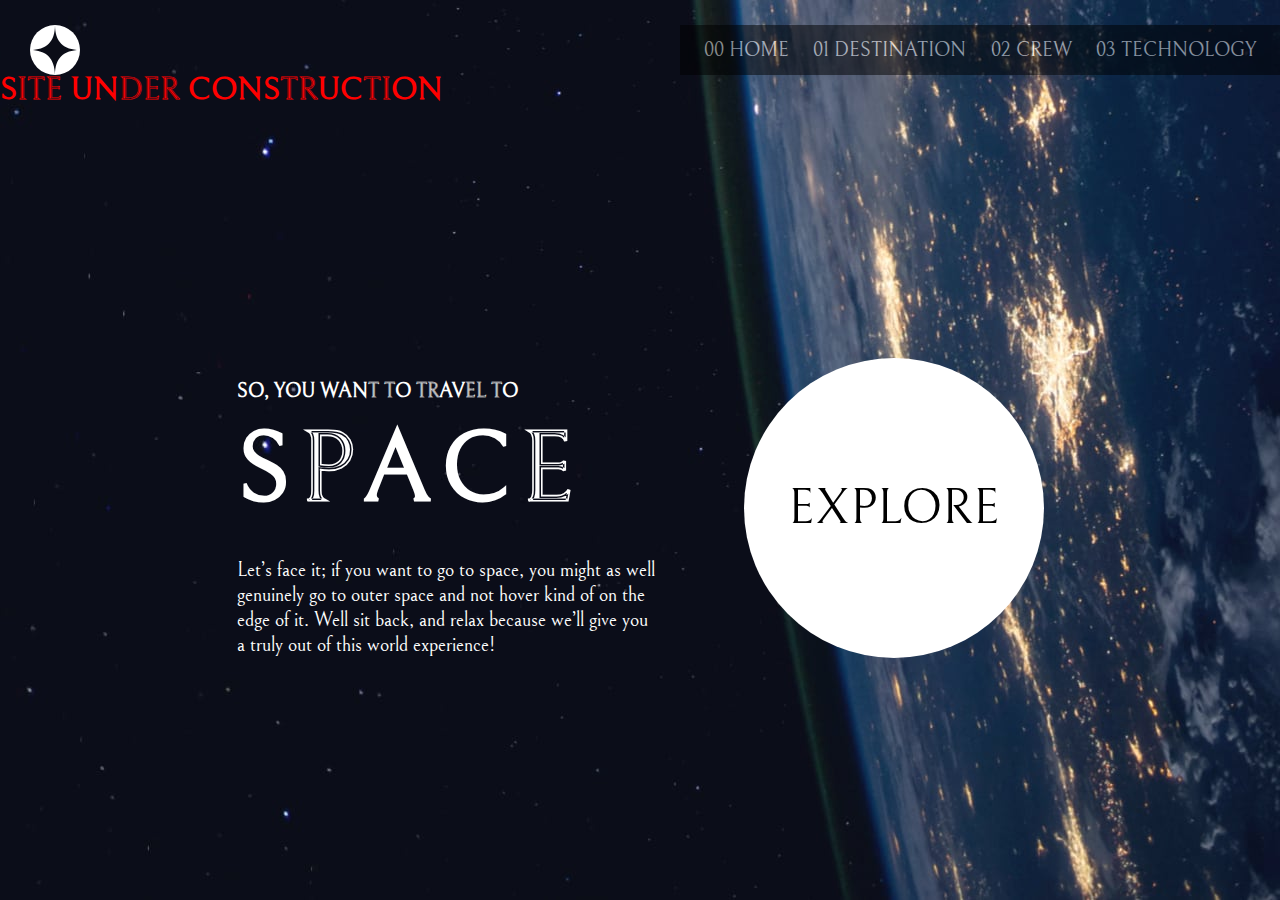
<file: index.html>
<!DOCTYPE html>
<html lang="en">
<head>
    <meta charset="UTF-8">
    <meta name="viewport" content="width=device-width, initial-scale=1.0">
    <title>Document</title>
    <link rel="stylesheet" href="index.css">
    <link rel="shortcut icon" href="assets/favicon-32x32.png" >
    <link href="https://fonts.googleapis.com/css2?family=Bellefair&display=swap" rel="stylesheet">
</head>
<body>
    <div class="container">
        <nav>
            <img src="assets/shared/logo.svg" alt="">
            <div id="rightNav">
                <a href="index.html">00 HOME</a>
                <a href="page2.html">01 DESTINATION</a>
                <a href="crew.html">02 CREW</a>
                <a href="techonology.html">03 TECHNOLOGY</a>
            </div>
        </nav>
        <h1 style="color: red;">SITE UNDER CONSTRUCTION</h1>

        <section>
            <div id="home">
                <div id="text">
                    <h1>So, you want to travel to </h1>
                    <h2>Space</h2>
                    <p>Let’s face it; if you want to go to space, you might as well <br>
                         genuinely go to outer space and not hover kind of on the  <br>
                        edge of it. Well sit back, and relax because we’ll give you <br>
                        a truly out of this world experience!</p>
                </div>
                <div id="circle">
                    EXPLORE
                </div>

            </div>
        </section>
    </div>
</body>
</html>
</file>
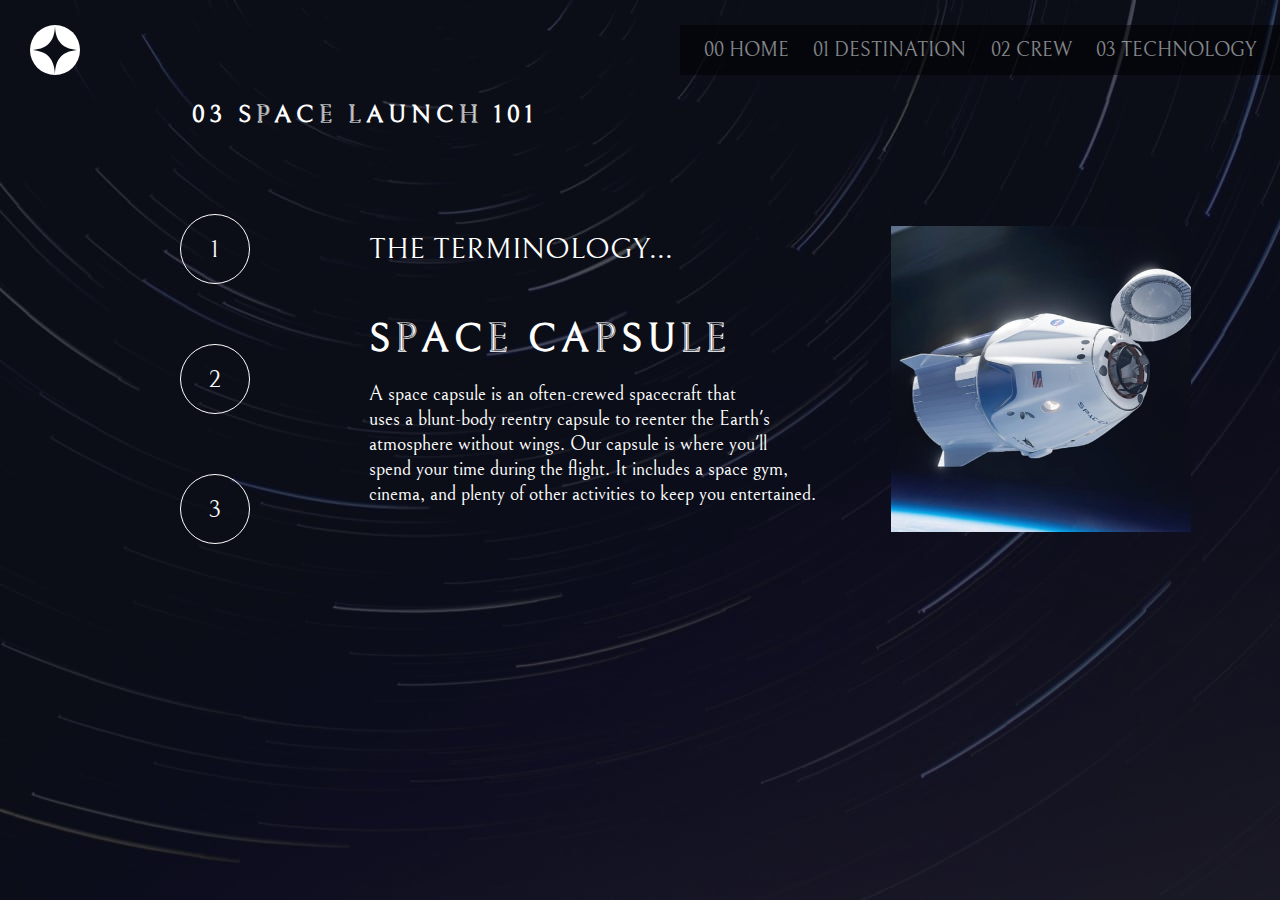
<file: capsule.html>
<!DOCTYPE html>
<html lang="en">
<head>
    <meta charset="UTF-8">
    <meta name="viewport" content="width=device-width, initial-scale=1.0">
    <title>Document</title>
    <link rel="stylesheet" href="technology.css">
    <link rel="shortcut icon" href="assets/favicon-32x32.png" >
    <link href="https://fonts.googleapis.com/css2?family=Bellefair&display=swap" rel="stylesheet">
</head>
<body>
    <div class="container">
        <nav>
            <img src="assets/shared/logo.svg" alt="">
            <div id="rightNav">
                <a href="index.html">00 HOME</a>
                <a href="page2.html">01 DESTINATION</a>
                <a href="crew.html">02 CREW</a>
                <a href="techonology.html">03 TECHNOLOGY</a>
            </div>
        </nav>
    
    
        <h1 style="color: white;" id="heading">03 Space launch 101</h1>
        <div class="techContent">
            <div class="sidebar">
                <a href="techonology.html">1</a>
                <a href="spaceport.html">2</a>
                <a href="capsule.html">3</a>
            </div>
            <div class="technology">
                <div id="text">
                   <div id="title" style="color: white;">The terminology... </div>
                        <h2 style="color: white;">  Space capsule </h2>
                        <p style="color: white;">
                            A space capsule is an often-crewed spacecraft that <br> uses a blunt-body reentry capsule to reenter the Earth's  <br>atmosphere without wings. Our capsule is where you'll  <br>spend your time during the flight. It includes a space gym,  <br>cinema, and plenty of other activities to keep you entertained.
                        </p>
            
                    </div>
            
                    <img src="assets/technology/image-space-capsule-portrait.jpg" alt="" id="tech">
            
                </div>
            </div>
        </div>

       
    </div>
</body>
</html>
</file>
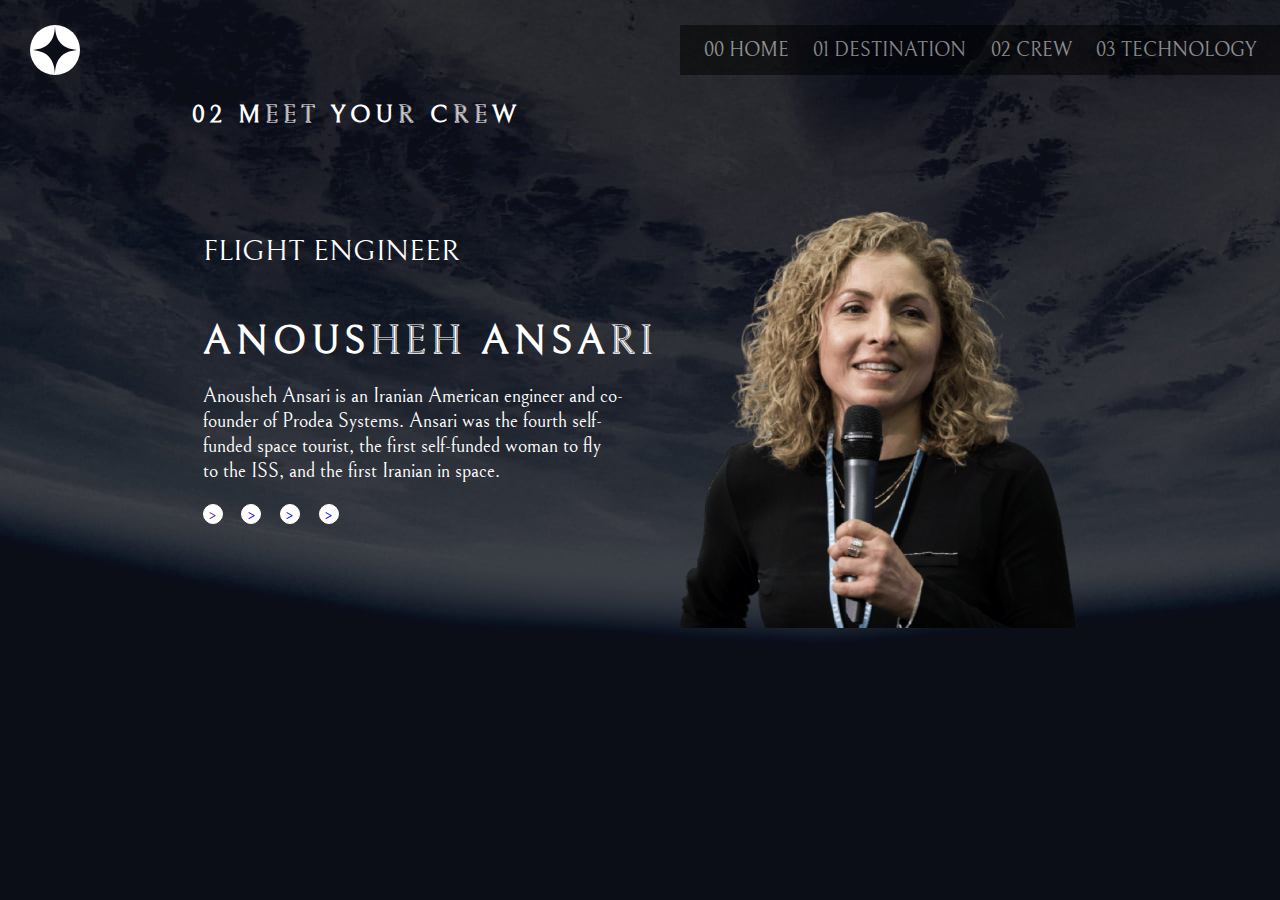
<file: crew.html>
<!DOCTYPE html>
<html lang="en">
<head>
    <meta charset="UTF-8">
    <meta name="viewport" content="width=device-width, initial-scale=1.0">
    <title>Document</title>
    <link rel="stylesheet" href="crew.css">
    <link rel="shortcut icon" href="assets/favicon-32x32.png" >
    <link href="https://fonts.googleapis.com/css2?family=Bellefair&display=swap" rel="stylesheet">
</head>
<body>
    <div class="container">
        <nav>
            <img src="assets/shared/logo.svg" alt="">
            <div id="rightNav">
                <a href="index.html">00 HOME</a>
                <a href="page2.html">01 DESTINATION</a>
                <a href="">02 CREW</a>
                <a href="techonology.html">03 TECHNOLOGY</a>
            </div>
        </nav>
    
    
        <h1 style="color: white;" id="heading">02 Meet your crew</h1>
        </div>
        <div class="Anousheh">

            <div id="text">
               <div id="title" style="color: white;">Flight Engineer </div>
                    <h2 style="color: white;">Anousheh Ansari </h2>
                    <p style="color: white;">
                        Anousheh Ansari is an Iranian American engineer and co- <br>founder of Prodea Systems. Ansari was the fourth self- <br>funded space tourist, the first self-funded woman to fly <br> to the ISS, and the first Iranian in space.
                    </p>

                    <footer>
                        <div><a href="">></a></div>
                        <div><a href="crew2.html">></a></div>
                        <div><a href="crew3.html">></a></div>
                        <div><a href="crew4.html">></a></div>
            
                    </footer>
                </div>
        
                <img src="assets/crew/image-anousheh-ansari.png" alt="" id="anoushehimg">
               
            </div>
            
        </div>

       
    </div>
</body>
</html>
</file>
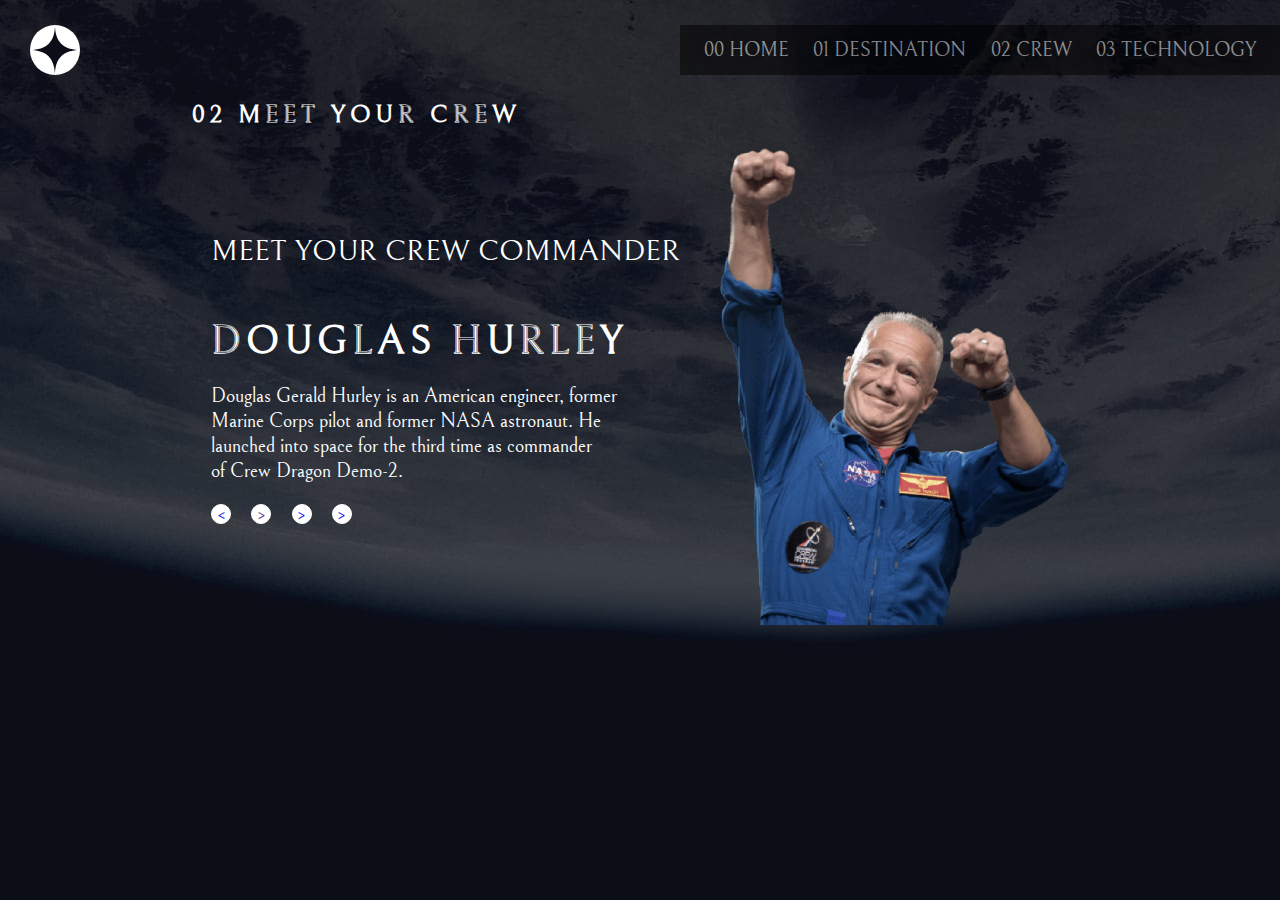
<file: crew2.html>
<!DOCTYPE html>
<html lang="en">
<head>
    <meta charset="UTF-8">
    <meta name="viewport" content="width=device-width, initial-scale=1.0">
    <title>Document</title>
    <link rel="stylesheet" href="crew.css">
    <link rel="shortcut icon" href="assets/favicon-32x32.png" >
    <link href="https://fonts.googleapis.com/css2?family=Bellefair&display=swap" rel="stylesheet">
</head>
<body>
    <div class="container">
        <nav>
            <img src="assets/shared/logo.svg" alt="">
            <div id="rightNav">
                <a href="index.html">00 HOME</a>
                <a href="page2.html">01 DESTINATION</a>
                <a href="crew.html">02 CREW</a>
                <a href="techonology.html">03 TECHNOLOGY</a>
            </div>
        </nav>
    
    
        <h1 style="color: white;" id="heading">02 Meet your crew</h1>
        </div>
        <div class="Anousheh">

            <div id="text">
               <div id="title" style="color: white;">Meet your crew Commander </div>
                    <h2 style="color: white;">Douglas Hurley</h2>
                    <p style="color: white;">
                        Douglas Gerald Hurley is an American engineer, former  <br>Marine Corps pilot and former NASA astronaut. He <br>launched into space for the third time as commander  <br>of Crew Dragon Demo-2.
                    </p>

                    <footer>
                        <div><a href="crew.html"><</a></div>
                        <div><a href="">></a></div>
                        <div><a href="crew3.html">></a></div>
                        <div><a href="crew4.html">></a></div>
                    </footer>
                </div>
        
                <img src="assets/crew/image-douglas-hurley.png" alt="" id="Douglas">
               
            </div>
            
        </div>

       
    </div>
</body>
</html>
</file>
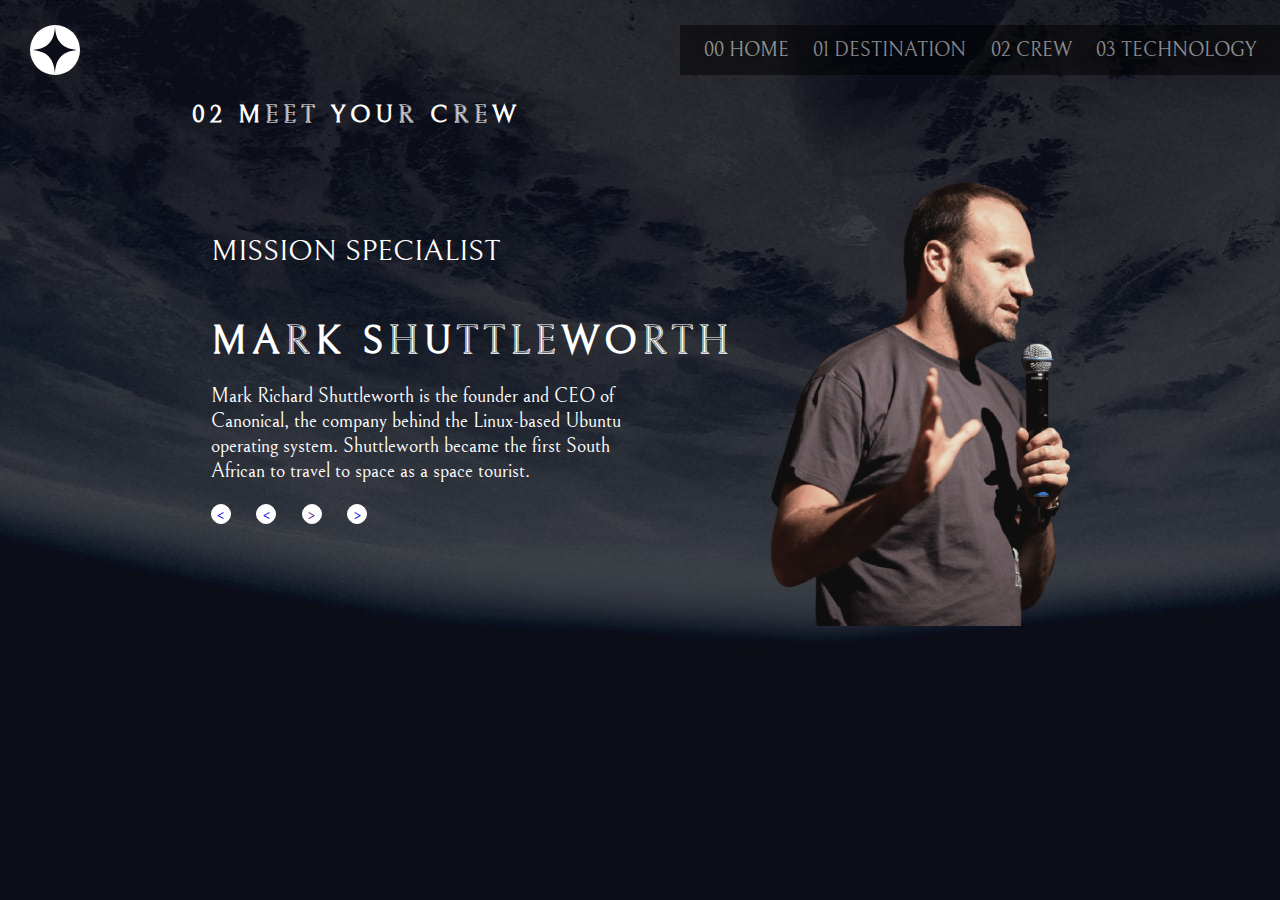
<file: crew3.html>
<!DOCTYPE html>
<html lang="en">
<head>
    <meta charset="UTF-8">
    <meta name="viewport" content="width=device-width, initial-scale=1.0">
    <title>Document</title>
    <link rel="stylesheet" href="crew.css">
    <link rel="shortcut icon" href="assets/favicon-32x32.png" >
    <link href="https://fonts.googleapis.com/css2?family=Bellefair&display=swap" rel="stylesheet">
</head>
<body>
    <div class="container">
        <nav>
            <img src="assets/shared/logo.svg" alt="">
            <div id="rightNav">
                <a href="index.html">00 HOME</a>
                <a href="page2.html">01 DESTINATION</a>
                <a href="crew.html">02 CREW</a>
                <a href="techonology.html">03 TECHNOLOGY</a>
            </div>
        </nav>
    
    
        <h1 style="color: white;" id="heading">02 Meet your crew</h1>
        </div>
        <div class="Anousheh">

            <div id="text">
               <div id="title" style="color: white;">Mission Specialist </div>
                    <h2 style="color: white;">Mark Shuttleworth </h2>
                    <p style="color: white;">
                        Mark Richard Shuttleworth is the founder and CEO of  <br>Canonical, the company behind the Linux-based Ubuntu <br> operating system. Shuttleworth became the first South <br> African to travel to space as a space tourist.
                    </p>

                    <footer>
                        <div><a href="crew.html"><</a></div>
                        <div><a href="crew2.html"><</a></div>
                        <div><a href="">></a></div>
                        <div><a href="crew4.html">></a></div>
                    </footer>
                </div>
        
                <img src="assets/crew/image-mark-shuttleworth.png" alt="" id="mark">
               
            </div>
            
        </div>

       
    </div>
</body>
</html>
</file>
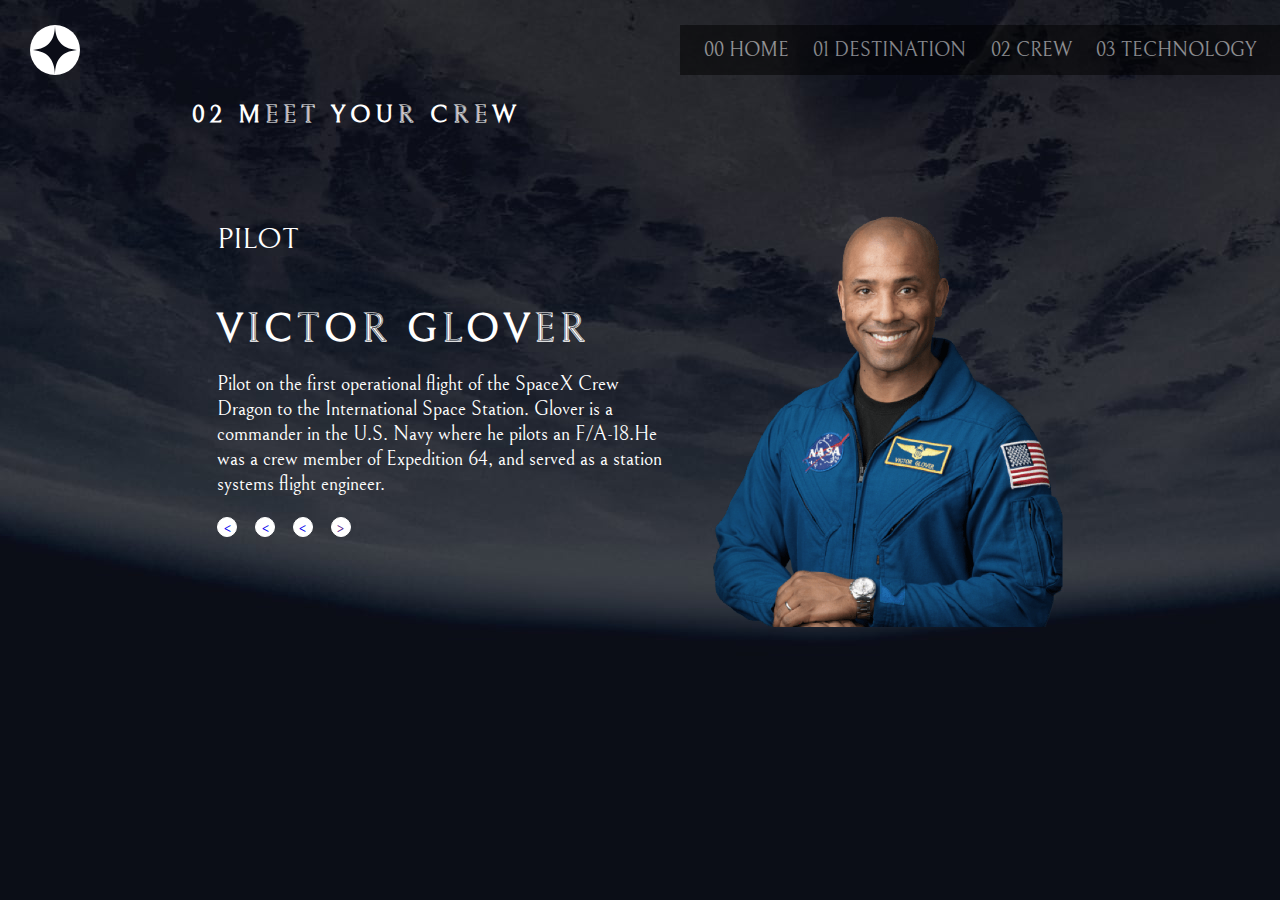
<file: crew4.html>
<!DOCTYPE html>
<html lang="en">
<head>
    <meta charset="UTF-8">
    <meta name="viewport" content="width=device-width, initial-scale=1.0">
    <title>Document</title>
    <link rel="stylesheet" href="crew.css">
    <link rel="shortcut icon" href="assets/favicon-32x32.png" >
    <link href="https://fonts.googleapis.com/css2?family=Bellefair&display=swap" rel="stylesheet">
</head>
<body>
    <div class="container">
        <nav>
            <img src="assets/shared/logo.svg" alt="">
            <div id="rightNav">
                <a href="index.html">00 HOME</a>
                <a href="page2.html">01 DESTINATION</a>
                <a href="crew.html">02 CREW</a>
                <a href="techonology.html">03 TECHNOLOGY</a>
            </div>
        </nav>
    
    
        <h1 style="color: white;" id="heading">02 Meet your crew</h1>
        </div>
        <div class="Anousheh">

            <div id="text">
               <div id="title" style="color: white;">Pilot</div>
                    <h2 style="color: white;">Victor Glover</h2>
                    <p style="color: white;">
                        Pilot on the first operational flight of the SpaceX Crew  <br>Dragon to the International Space Station. Glover is a <br> commander in the U.S. Navy where he pilots an F/A-18.He <br> was a crew member of Expedition 64, and served as a station <br> systems flight engineer.
                    </p>

                    <footer>
                        <div><a href="crew.html"><</a></div>
                        <div><a href="crew2.html"><</a></div>
                        <div><a href="crew3.html"><</a></div>
                        <div><a href="">></a></div>
                    </footer>
                </div>
        
                <img src="assets/crew/image-victor-glover.png" alt="" id="Victor">
               
            </div>
            
        </div>

       
    </div>
</body>
</html>
</file>
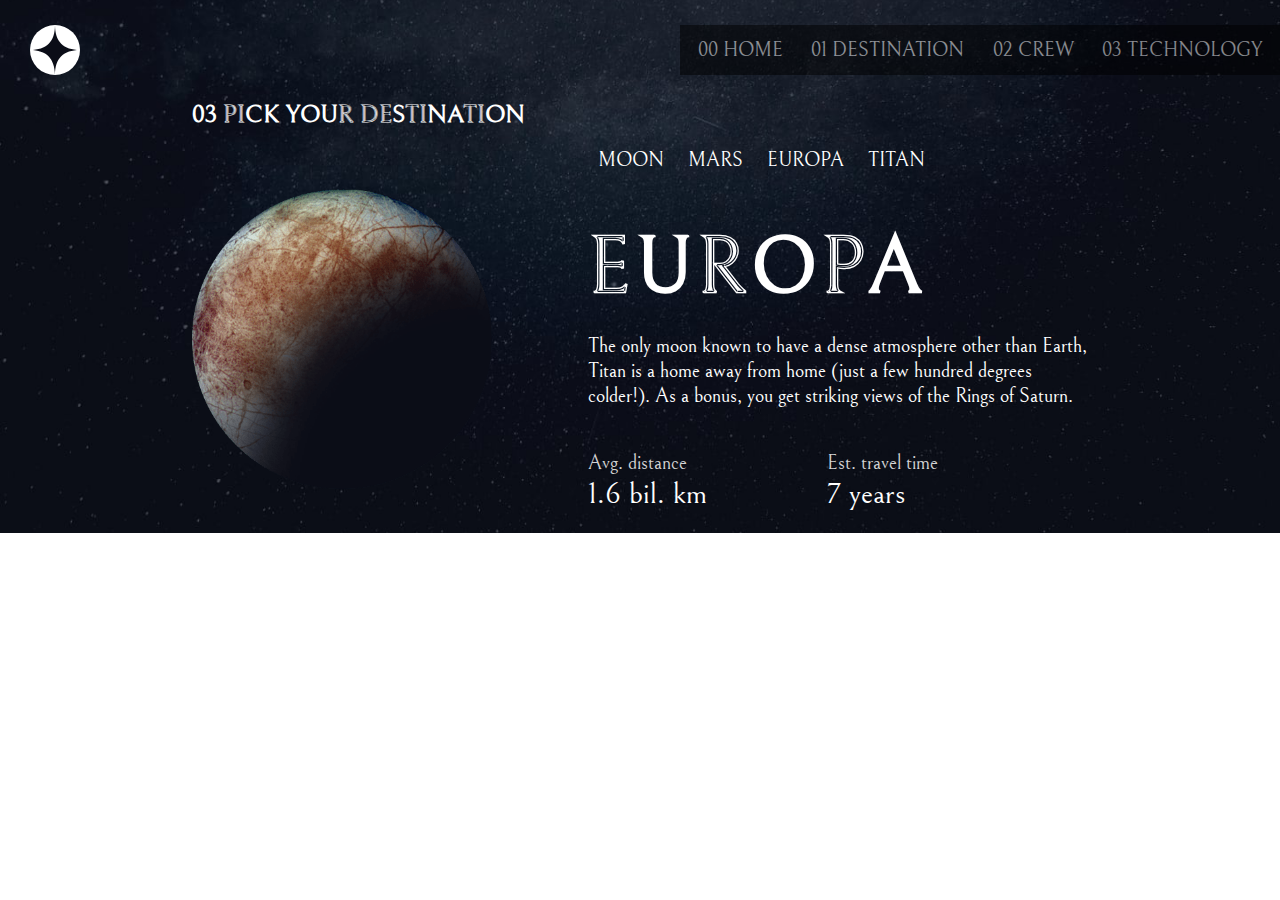
<file: europa.html>
<!DOCTYPE html>
<html lang="en">
<head>
    <meta charset="UTF-8">
    <meta name="viewport" content="width=device-width, initial-scale=1.0">
    <title>Document</title>
    <link rel="stylesheet" href="index.css">
    <link href="https://fonts.googleapis.com/css2?family=Bellefair&display=swap" rel="stylesheet">
</head>
<body>
    <div class="containerDestination">
        <nav>
            <img src="assets/shared/logo.svg" alt="">
            <div id="rightNav">
                <a href="index.html">00 HOME</a>
                <a href="page2.html">01 DESTINATION</a>
                <a href="crew.html">02 CREW</a>
                <a href="techonology.html">03 TECHNOLOGY</a>
            </div>
        </nav>
        <h1 style="color: white;">03 PICK YOUR DESTINATION</h1>
        <div class="destinationSection">
            <div id="heading">
                <img src="assets/destination/image-europa.png" alt="">
            </div>

            <div id="text">
                <a href="page2.html">MOON</a>
                <a href="mars.html">MARS</a>
                <a href="">EUROPA</a>
                <a href="titan.html">TITAN</a>
                <div id="text">
                    <h2>EUROPA</h2>
                    <p>
                        The only moon known to have a dense atmosphere other than Earth, Titan is a home away from home (just a few hundred degrees colder!). As a bonus, you get striking views of the Rings of Saturn. 
                    </p>
                </div>

                <footer>
                    <div id="top"><p>Avg. distance <br> <span> 1.6 bil. km</span></p> </div>
                    <div id="bottom"><p>Est. travel time <br> <span>7 years</span></p></div>
                </footer>
            </div>
        </div>

    </div>
</body>
</html>
</file>
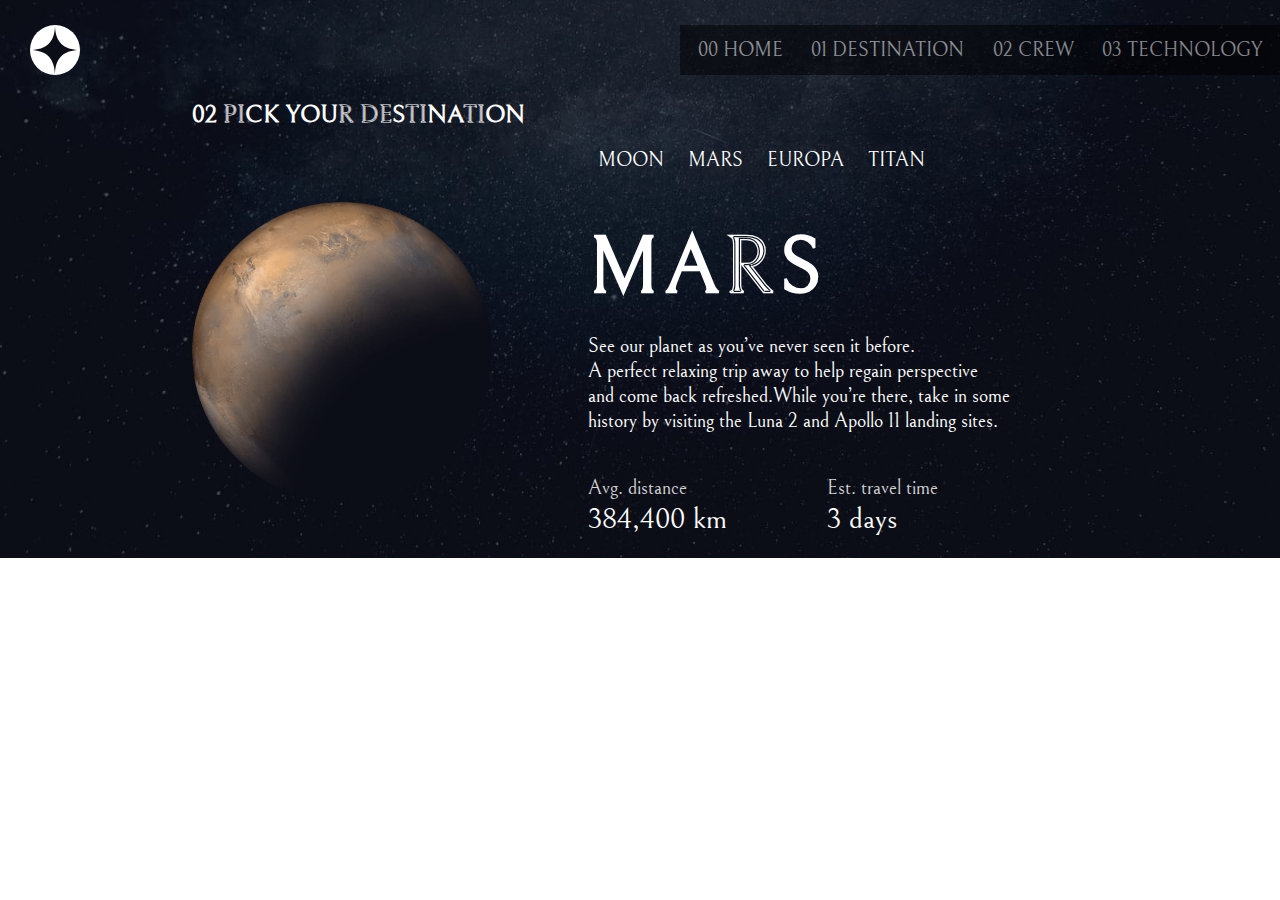
<file: mars.html>
<!DOCTYPE html>
<html lang="en">
<head>
    <meta charset="UTF-8">
    <meta name="viewport" content="width=device-width, initial-scale=1.0">
    <title>Document</title>
    <link rel="stylesheet" href="index.css">
    <link href="https://fonts.googleapis.com/css2?family=Bellefair&display=swap" rel="stylesheet">
</head>
<body>
    <div class="containerDestination">
        <nav>
            <img src="assets/shared/logo.svg" alt="">
            <div id="rightNav">
                <a href="index.html">00 HOME</a>
                <a href="page2.html">01 DESTINATION</a>
                <a href="crew.html">02 CREW</a>
                <a href="techonology.html">03 TECHNOLOGY</a>
            </div>
        </nav>
        <h1 style="color: white;">02 PICK YOUR DESTINATION</h1>
        <div class="destinationSection">
            <div id="heading">
                <img src="assets/destination/image-mars.png" alt="">
            </div>

            <div id="text">
                <a href="page2.html">MOON</a>
                <a href="">MARS</a>
                <a href="europa.html">EUROPA</a>
                <a href="titan.html">TITAN</a>
                <div id="text">
                    <h2>MARS</h2>
                    <p>See our planet as you’ve never seen it before. <br> 
                        A perfect relaxing trip away to help regain perspective  <br>
                        and come back refreshed.While you’re there, take in some <br> 
                        history by visiting the Luna 2 and Apollo 11 landing sites.
                    </p>
                </div>

                <footer>
                    <div id="top"><p>Avg. distance <br> <span>384,400 km </span></p> </div>
                    <div id="bottom"><p>Est. travel time <br> <span>3 days</span></p></div>
                </footer>
            </div>
        </div>

    </div>
</body>
</html>
</file>
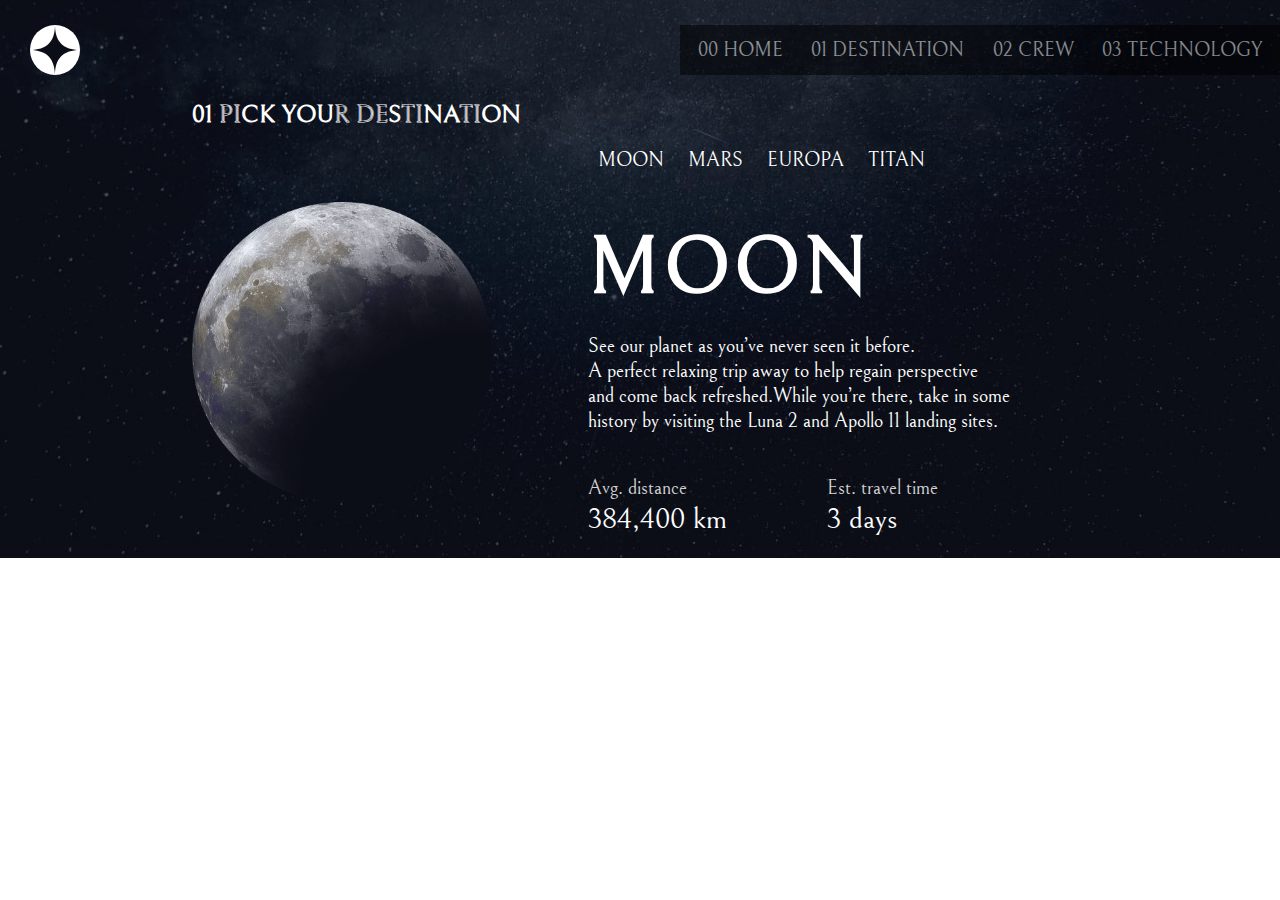
<file: page2.html>
<!DOCTYPE html>
<html lang="en">
<head>
    <meta charset="UTF-8">
    <meta name="viewport" content="width=device-width, initial-scale=1.0">
    <title>Document</title>
    <link rel="stylesheet" href="index.css">
    <link href="https://fonts.googleapis.com/css2?family=Bellefair&display=swap" rel="stylesheet">
</head>
<body>
    <div class="containerDestination">
        <nav>
            <img src="assets/shared/logo.svg" alt="">
            <div id="rightNav">
                <a href="index.html">00 HOME</a>
                <a href="">01 DESTINATION</a>
                <a href="crew.html">02 CREW</a>
                <a href="techonology.html">03 TECHNOLOGY</a>
            </div>
        </nav>
        <h1 style="color: white;">01 PICK YOUR DESTINATION</h1>
        <div class="destinationSection">
            <div id="heading">
                <img src="assets/destination/image-moon.png" alt="">
            </div>

            <div id="text">
                <a href="page2.html">MOON</a>
                <a href="mars.html">MARS</a>
                <a href="europa.html">EUROPA</a>
                <a href="titan.html">TITAN</a>
                <div id="text">
                    <h2>MOON</h2>
                    <p>See our planet as you’ve never seen it before. <br> 
                        A perfect relaxing trip away to help regain perspective  <br>
                        and come back refreshed.While you’re there, take in some <br> 
                        history by visiting the Luna 2 and Apollo 11 landing sites.
                    </p>
                </div>

                <footer>
                    <div id="top"><p>Avg. distance <br> <span>384,400 km </span></p> </div>
                    <div id="bottom"><p>Est. travel time <br> <span>3 days</span></p></div>
                </footer>
            </div>
        </div>

    </div>
</body>
</html>
</file>
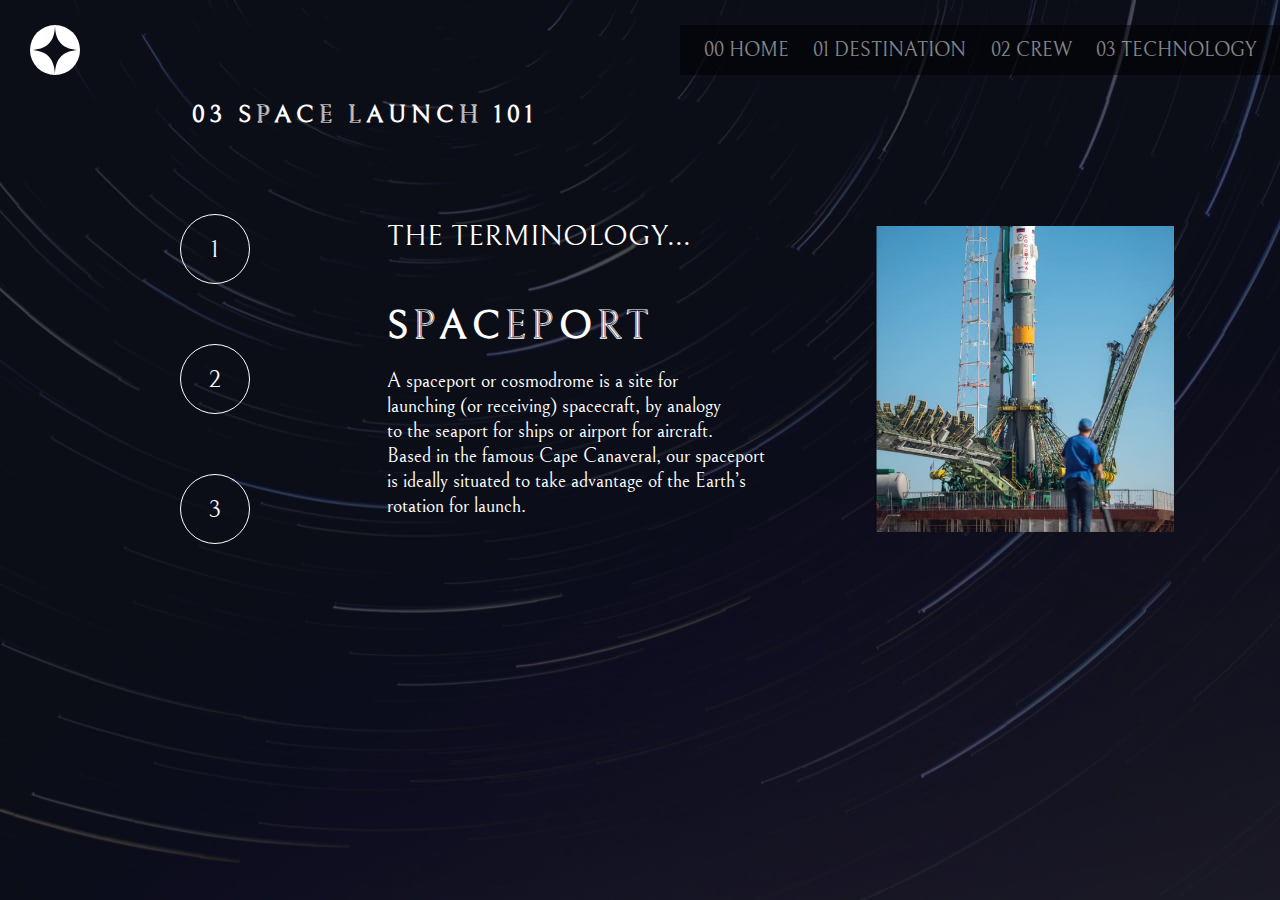
<file: spaceport.html>
<!DOCTYPE html>
<html lang="en">
<head>
    <meta charset="UTF-8">
    <meta name="viewport" content="width=device-width, initial-scale=1.0">
    <title>Document</title>
    <link rel="stylesheet" href="technology.css">
    <link rel="shortcut icon" href="assets/favicon-32x32.png" >
    <link href="https://fonts.googleapis.com/css2?family=Bellefair&display=swap" rel="stylesheet">
</head>
<body>
    <div class="container">
        <nav>
            <img src="assets/shared/logo.svg" alt="">
            <div id="rightNav">
                <a href="index.html">00 HOME</a>
                <a href="page2.html">01 DESTINATION</a>
                <a href="crew.html">02 CREW</a>
                <a href="techonology.html">03 TECHNOLOGY</a>
            </div>
        </nav>
    
    
        <h1 style="color: white;" id="heading">03 Space launch 101</h1>
        <div class="techContent">
            <div class="sidebar">
                <a href="techonology.html">1</a>
                <a href="spaceport.html">2</a>
                <a href="capsule.html">3</a>
            </div>
            <div class="technology">
                <div id="text">
                   <div id="title" style="color: white;">The terminology... </div>
                        <h2 style="color: white;">  Spaceport </h2>
                        <p style="color: white;">
                            A spaceport or cosmodrome is a site for <br> launching (or receiving) spacecraft, by analogy <br> to the seaport for ships or airport for aircraft. <br> Based in the famous Cape Canaveral, our spaceport <br>is ideally situated to take advantage of the Earth’s  <br>rotation for launch.
                        </p>
            
                    </div>
            
                    <img src="assets/technology/image-spaceport-portrait.jpg" alt="" id="tech">
            
                </div>
            </div>
        </div>

       
    </div>
</body>
</html>
</file>
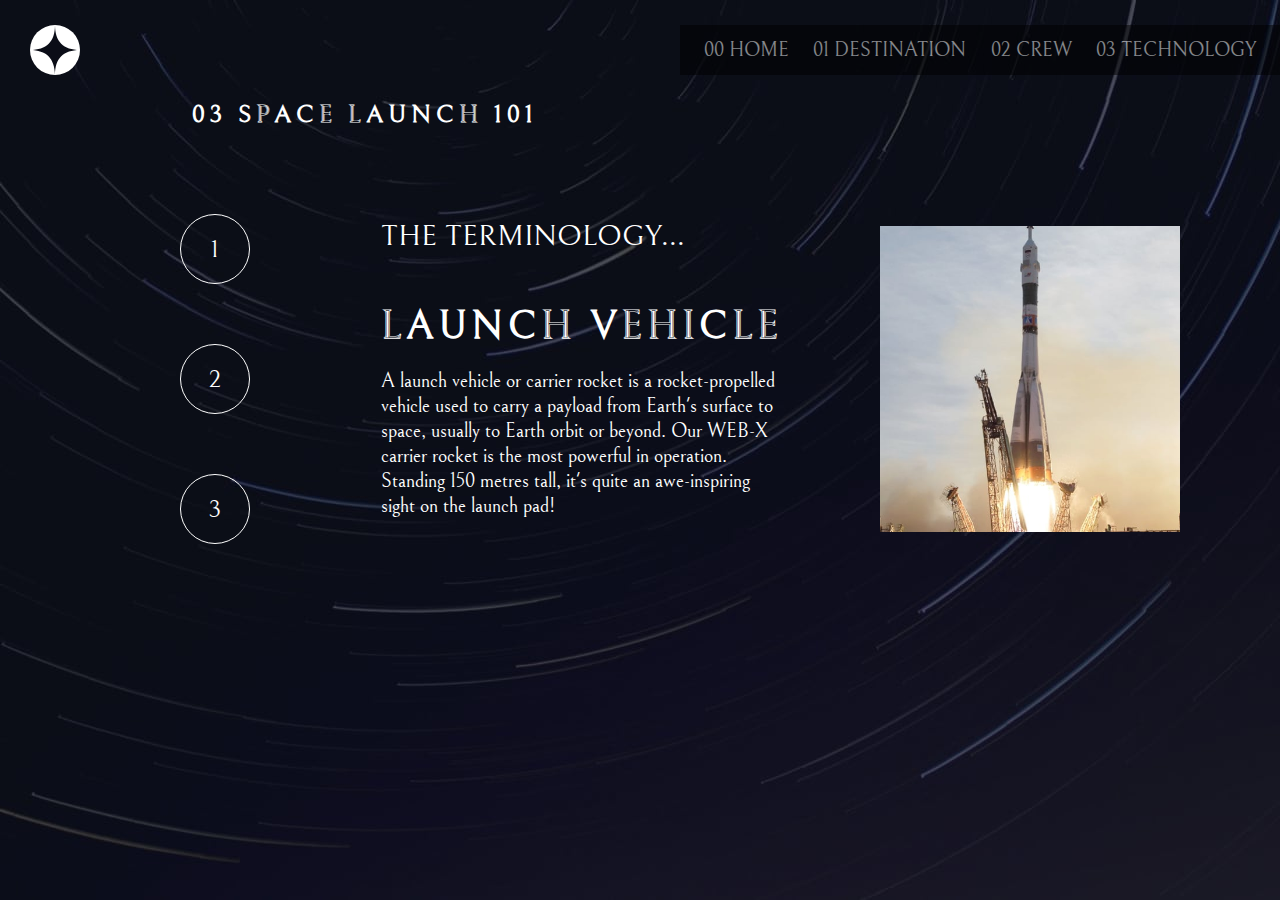
<file: techonology.html>
<!DOCTYPE html>
<html lang="en">
<head>
    <meta charset="UTF-8">
    <meta name="viewport" content="width=device-width, initial-scale=1.0">
    <title>Document</title>
    <link rel="stylesheet" href="technology.css">
    <link rel="shortcut icon" href="assets/favicon-32x32.png" >
    <link href="https://fonts.googleapis.com/css2?family=Bellefair&display=swap" rel="stylesheet">
</head>
<body>
    <div class="container">
        <nav>
            <img src="assets/shared/logo.svg" alt="">
            <div id="rightNav">
                <a href="index.html">00 HOME</a>
                <a href="page2.html">01 DESTINATION</a>
                <a href="crew.html">02 CREW</a>
                <a href="techonology.html">03 TECHNOLOGY</a>
            </div>
        </nav>
    
    
        <h1 style="color: white;" id="heading">03 Space launch 101</h1>
        <div class="techContent">
            <div class="sidebar">
                <a href="">1</a>
                <a href="spaceport.html">2</a>
                <a href="capsule.html">3</a>
            </div>
            <div class="technology">
                <div id="text">
                   <div id="title" style="color: white;">The terminology... </div>
                        <h2 style="color: white;"> Launch vehicle </h2>
                        <p style="color: white;">
                            A launch vehicle or carrier rocket is a rocket-propelled  <br>vehicle used to carry a payload from Earth's surface to <br>space, usually to Earth orbit or beyond. Our WEB-X <br> carrier rocket is the most powerful in operation. <br>Standing 150 metres tall, it's quite an awe-inspiring <br> sight on the launch pad!
                        </p>
            
                    </div>
            
                    <img src="assets/technology/image-launch-vehicle-portrait.jpg" alt="" id="tech">
            
                </div>
            </div>
        </div>

       
    </div>
</body>
</html>
</file>
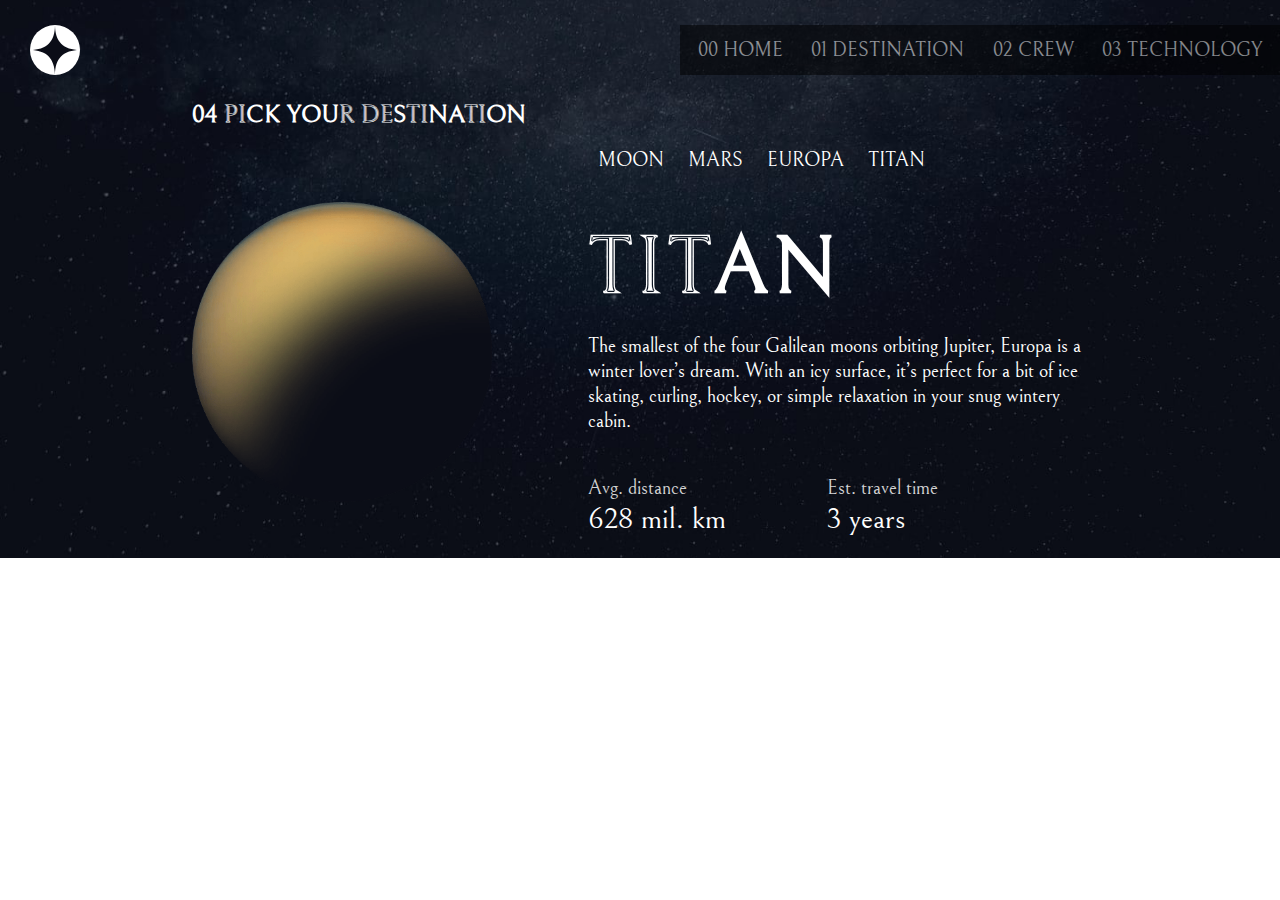
<file: titan.html>
<!DOCTYPE html>
<html lang="en">
<head>
    <meta charset="UTF-8">
    <meta name="viewport" content="width=device-width, initial-scale=1.0">
    <title>Document</title>
    <link rel="stylesheet" href="index.css">
    <link href="https://fonts.googleapis.com/css2?family=Bellefair&display=swap" rel="stylesheet">
</head>
<body>
    <div class="containerDestination">
        <nav>
            <img src="assets/shared/logo.svg" alt="">
            <div id="rightNav">
                <a href="index.html">00 HOME</a>
                <a href="page2.html">01 DESTINATION</a>
                <a href="crew.html">02 CREW</a>
                <a href="techonology.html">03 TECHNOLOGY</a>
            </div>
        </nav>
        <h1 style="color: white;">04 PICK YOUR DESTINATION</h1>
        <div class="destinationSection">
            <div id="heading">
                <img src="assets/destination/image-titan.png" alt="">
            </div>

            <div id="text">
                <a href="page2.html">MOON</a>
                <a href="mars.html">MARS</a>
                <a href="europa.html">EUROPA</a>
                <a href="">TITAN</a>
                <div id="text">
                    <h2>TITAN</h2>
                    <p>
                        The smallest of the four Galilean moons orbiting Jupiter, Europa is a winter lover’s dream. With an icy surface, it’s perfect for a bit of ice skating, curling, hockey, or simple relaxation in your snug wintery cabin.
                    </p>
                </div>

                <footer>
                    <div id="top"><p>Avg. distance <br> <span> 628 mil. km </span></p> </div>
                    <div id="bottom"><p>Est. travel time <br> <span>3 years</span></p></div>
                </footer>
            </div>
        </div>

    </div>
</body>
</html>
</file>
<file: index.css>
*{
    box-sizing: border-box;
}
body{
    margin: 0px;
    padding: 0px;
}
.container{
    font-family: "Bellefair";
    height: 100vh;
    background-image: url(assets/home/background-home-desktop.jpg);
   background-position: center;
   background-size: cover;
   background-repeat: no-repeat;
   background-attachment: scroll;
}
nav{
    display: flex;
    height: 50px;
    align-items: center;
    justify-content: space-between;

    img{
        width: 50px;
        margin-left: 30px;
        margin-top: 50px;
    }

    #rightNav{
        height: 50px;
        display: flex;
        align-items: center;
        width: 600px;
        background-color: black;
        opacity:0.5;
        justify-content: space-evenly;
        margin-top: 50px;
        a{
            text-decoration: none;
            color: white;
            font-size: 20px;
        }
    }   
}
section {
    #home{
    color: white;
    display: flex;
    height: 50vh;
    width: 70%;
    margin: 100px auto 100px;
    align-items: flex-end;
    justify-content: space-around;
    margin-top: 100px;}

    #circle{
        color: black;
        width: 300px;
        height: 300px;
        margin: 0px;
        padding: 0px;
        display: flex;
        justify-content: center;
        align-items: center;
        border-radius: 50%;
        background-color: white;
        font-size: 50px;
    }
    h1{
        text-transform: uppercase;
        font-size: 20px;
        margin-bottom: 0px;
    }
    h2{
        text-transform: uppercase;
        font-size: 100px;
        margin: 10px 0px 30px;
        letter-spacing: 10px;
    }
    p{
        margin-top: 0px;
        margin-bottom: 0px;
        font-size: 20px;
        line-height: 25px;
    }
}

/* Destination styling */

*{
    box-sizing: border-box;
}
body{
    margin: 0px;
    padding: 0px;
}
.containerDestination{
    height: 100vh;
    width: 100%;
    font-family: "Bellefair";
    max-height: fit-content;
    background-image: url(assets/destination/background-destination-desktop.jpg);
    background-repeat: no-repeat;
    background-position: center;
    background-size: cover;
    background-attachment: scroll;
    
  h1{
    font-size: 25px;
    margin: 50px auto 0px;
    width: 70%;
  }
  .destinationSection{
    display: flex;
    width: 70%;
    align-items: center;
    justify-content: space-between;
    margin: 20px auto 0px;
    /* border: 2px solid white; */
    
  }

  #heading img{
    width: 300px;
  
  }

  #text{
    width: 500px;

    h2{
        color: white;
        font-size: 80px;
        margin-top: 50px;
        margin-bottom: 0px;
        letter-spacing: 5px;
    }

    p{
        color: white;
        font-size: 20px;
        line-height: 25px;
    }
  }
  a{
    text-decoration: none;
    color: white;
    text-align: center;
    padding: 10px;
    margin-bottom: 0px;
    font-size: 20px;
  }
  footer{
    width: 70%;
    display: flex;
    justify-content: space-between;

    #top p, #bottom p{
        color:lightgray;
        font-size: 20px;
        line-height: 30px;
    }
    span{
        margin-top: 50px;
        font-size: 30px;
        color:white;

    }  
  }
}
</file>
<file: technology.css>
*{
    box-sizing: border-box;
    font-family: "Bellefair";
}
body{
    width: 100vw;
    height: 100vh;
    margin: 0px;
    padding: 0px;
    background-image:url(assets/technology/background-technology-desktop.jpg) ;
    background-position: center;
    background-repeat: no-repeat;
    background-size: cover;
    background-attachment: fixed;
}
nav{
    display: flex;
    height: 50px;
    align-items: center;
    justify-content: space-between;

    img{
        width: 50px;
        margin-left: 30px;
        margin-top: 50px;
    }

    #rightNav{
        height: 50px;
        display: flex;
        align-items: center;
        width: 600px;
        background-color: black;
        opacity:0.5;
        justify-content: space-evenly;
        margin-top: 50px;

        a{
            text-decoration: none;
            color: white;
            font-size: 20px;
        }
    }   
}
.techContent{
    display: flex;
    width: 100%;
    height: 500px;
    align-items: center;
}
.technology{
    display: flex;
    justify-content: space-around;
    width: 70%;
    height: 500px;
    margin: 0px auto;
    align-items: center;

    #tech{
        width: 300px;
    }

    #title{
        text-transform: uppercase;
        font-size: 30px;
    }
    h2{
        text-transform: uppercase;
        color: white;
        font-size: 40px;
        margin-top: 50px;
        margin-bottom: 0px;
        letter-spacing: 5px;
        margin-bottom: 20px;
    }
    p{
        margin-top: 0px;
        font-size: 20px;
        line-height: 25px;
    }
}
h1{
    text-transform: uppercase;
        font-size: 25px;
        margin: 50px auto  0px;
        letter-spacing: 5px;
        width: 70%;
}
.sidebar{
    
    display: flex;
    flex-direction: column;
    margin-left: 150px;

    a{
        text-decoration: none;
        width: 70px;
        height: 70px;
        display: flex;
        justify-content: center;
        align-items: center;
        border-radius: 50%;
        padding: 20px;
        color: white;
        margin: 30px;
        text-align: center;
        border: 1px solid white;
        font-size: 25px;
    }
   
}
</file>
<file: crew.css>
*{
    box-sizing: border-box;
    font-family: "Bellefair";
}
body{
    width: 100vw;
    height: 100vh;
    margin: 0px;
    padding: 0px;
    background-image:url(assets/crew/background-crew-desktop.jpg) ;
    background-position: center;
    background-repeat: no-repeat;
    background-size: cover;
    background-attachment: fixed;
}
nav{
    display: flex;
    height: 50px;
    align-items: center;
    justify-content: space-between;

    img{
        width: 50px;
        margin-left: 30px;
        margin-top: 50px;
    }

    #rightNav{
        height: 50px;
        display: flex;
        align-items: center;
        width: 600px;
        background-color: black;
        opacity:0.5;
        justify-content: space-evenly;
        margin-top: 50px;

        a{
            text-decoration: none;
            color: white;
            font-size: 20px;
        }
    }   
}
.Anousheh{
    display: flex;
    justify-content: space-around;
    width: 70%;
    height: 500px;
    margin: 0px auto;
    align-items: center;

    #anoushehimg{
        width: 400px;
        margin-top: 80px;margin-bottom: 0px;
    }

    #mark{
        margin-top: 50px;
        width: 300px;
    }
    #Douglas{
        margin-top: 15px;
        width: 350px;
    }
    #Victor{
        width: 350px;
        margin-top: 85px;
    }

    #title{
        text-transform: uppercase;
        font-size: 30px;
    }
    h2{
        text-transform: uppercase;
        color: white;
        font-size: 40px;
        margin-top: 50px;
        margin-bottom: 0px;
        letter-spacing: 5px;
        margin-bottom: 20px;
    }
    p{
        margin-top: 0px;
        font-size: 20px;
        line-height: 25px;
    }
    
}
h1{
    text-transform: uppercase;
        font-size: 25px;
        margin: 50px auto  0px;
        letter-spacing: 5px;
        width: 70%;
}
footer{
    display: flex;
    width: 30%;
    justify-content: space-between;
    div{
        border: 1px solid white;
        width: 20px;
        height: 20px;
        border-radius: 50%;
        background-color: white;
        text-align: center;
        display: flex;
        align-items: center;
        justify-content: center;
    }
    a{
        text-decoration: none;
        text-align: center;
    }

}
</file>
